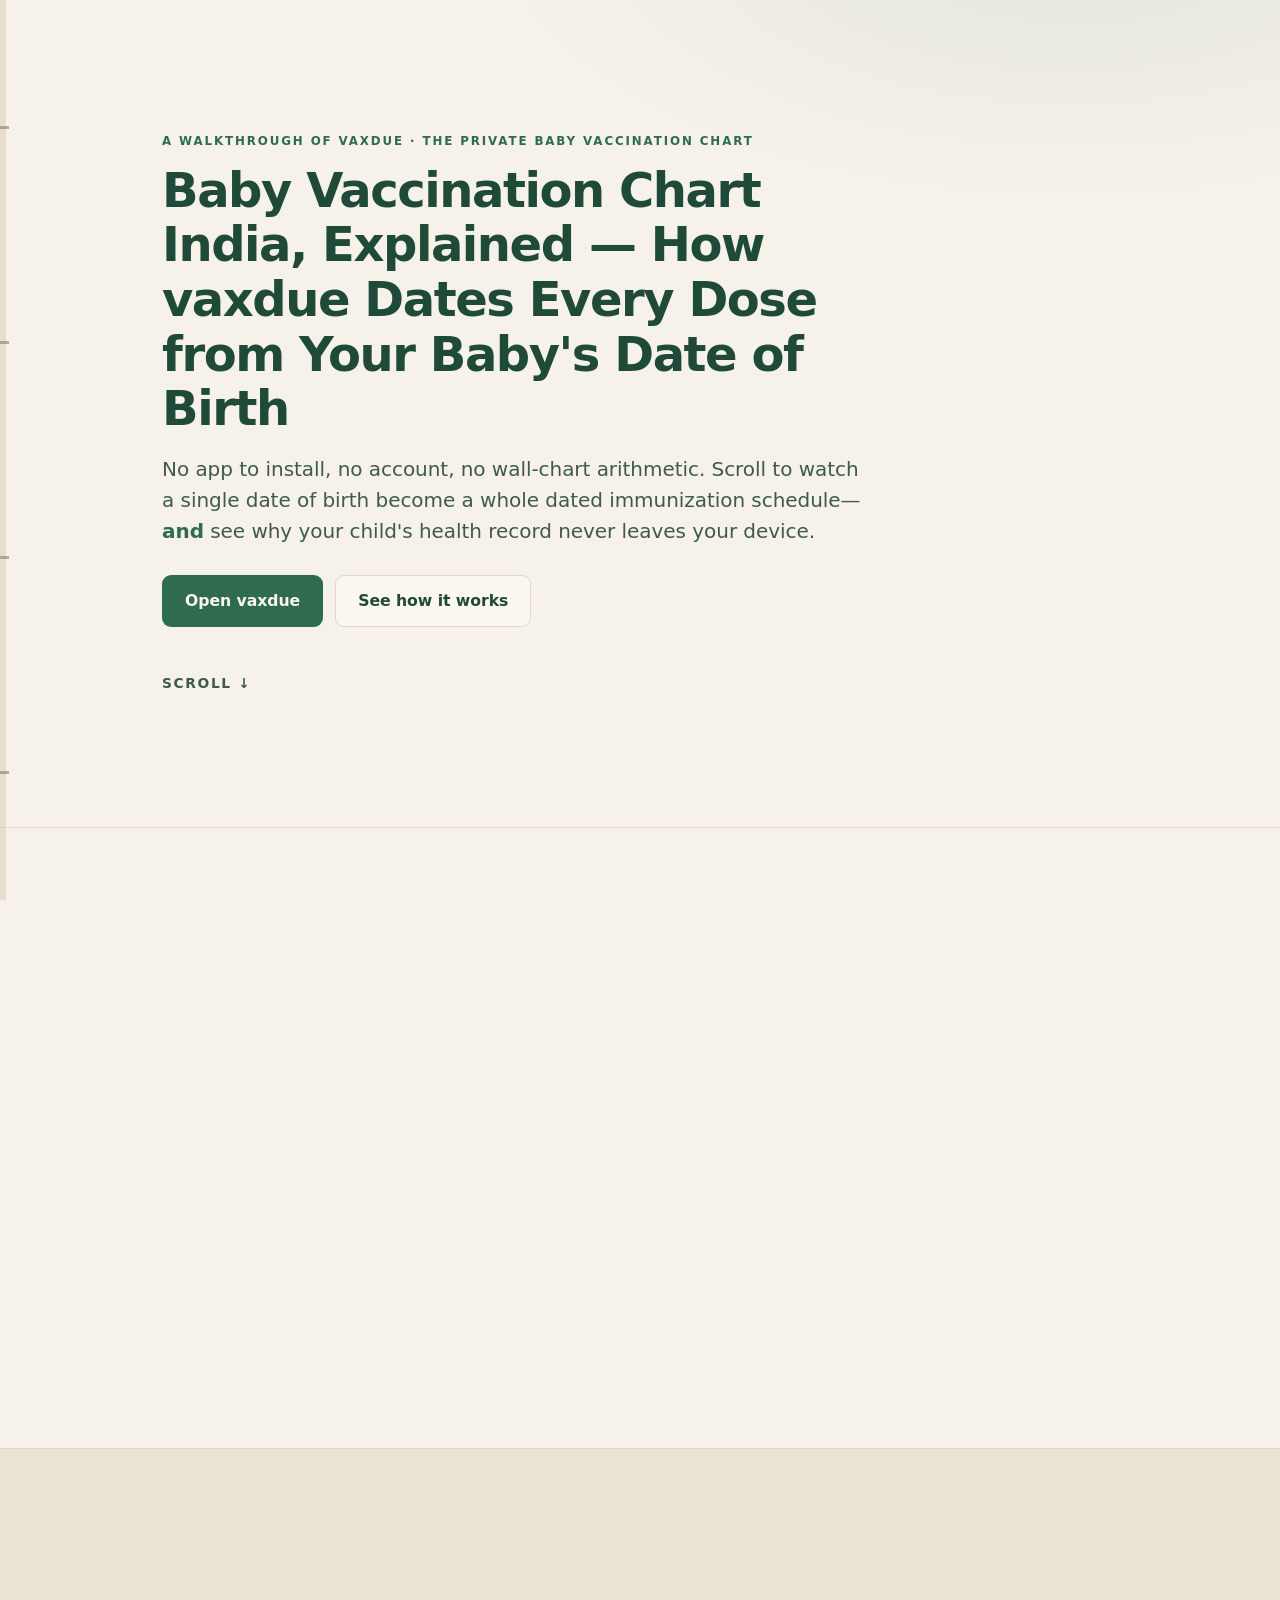
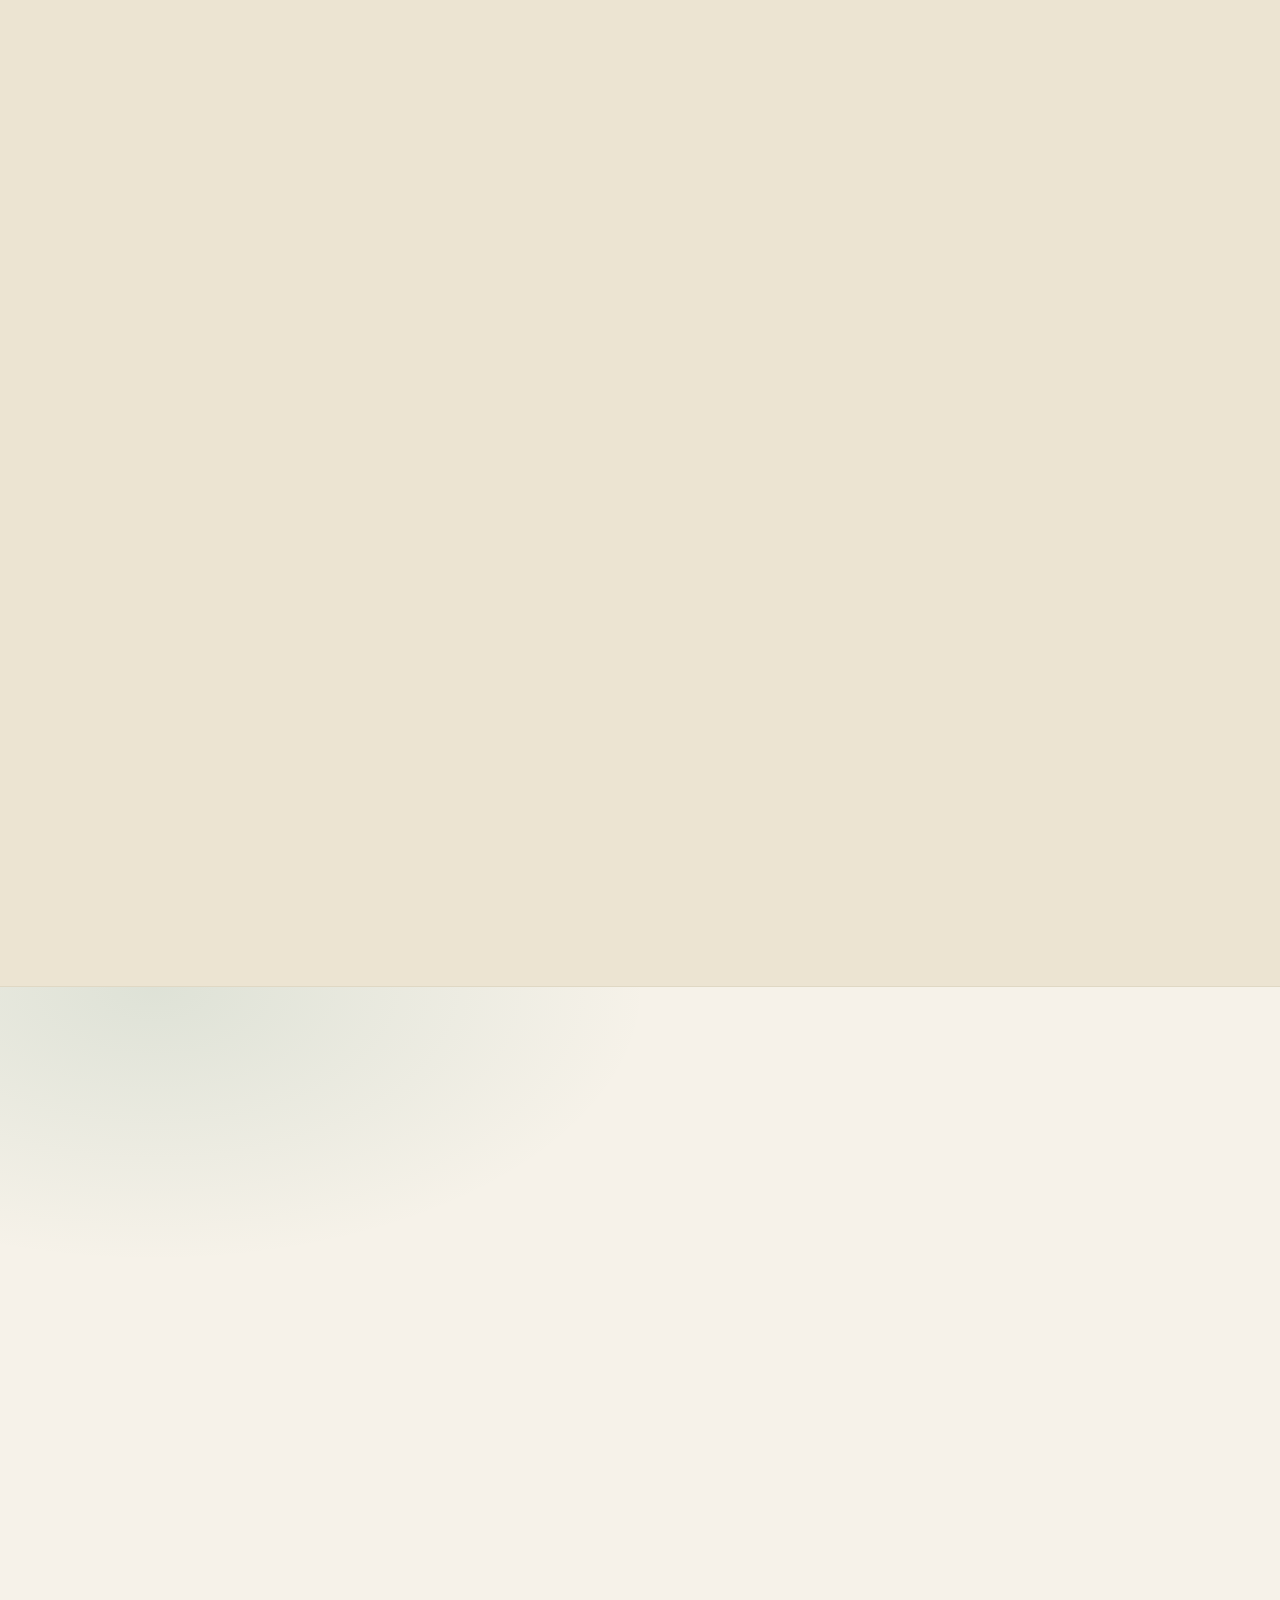
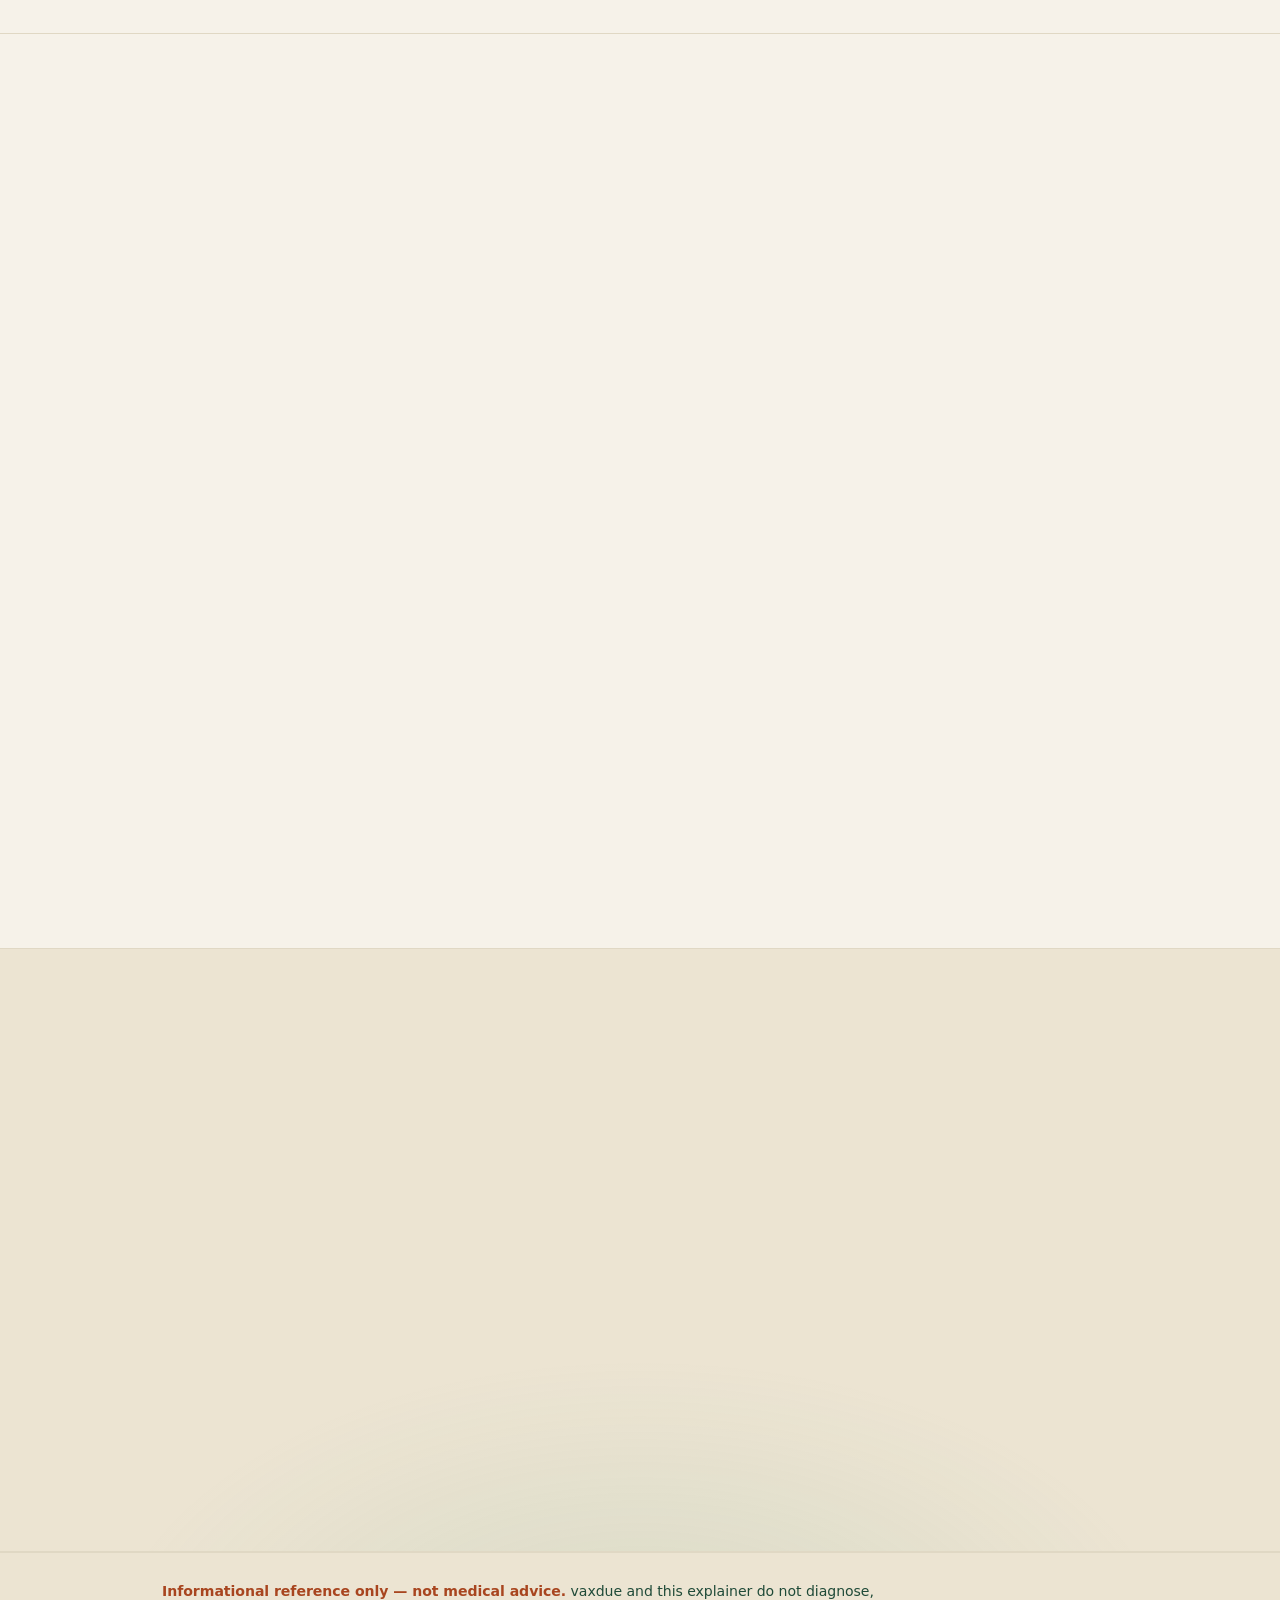
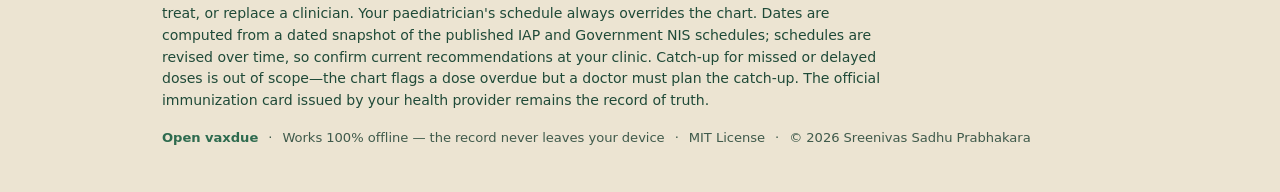
<file: index.html>
<!doctype html>
<html lang="en">
<head>
  <meta charset="utf-8">
  <meta name="viewport" content="width=device-width, initial-scale=1">
  <meta http-equiv="Content-Security-Policy" content="default-src 'self'; connect-src 'none'; img-src 'self' data:; base-uri 'none'; form-action 'none'; frame-ancestors 'none'; object-src 'none'">
  <title>vaxdue explained — how the baby vaccination chart dates every dose from date of birth</title>
  <meta name="description" content="An animated walkthrough of vaxdue: how it turns your baby's date of birth into a dated, tickable IAP and Government NIS immunization schedule that never leaves your device.">
  <meta name="color-scheme" content="dark light">
  <link rel="canonical" href="https://sreenivas-sadhu-prabhakara.github.io/vaxdue-explained/">
  <meta name="robots" content="index, follow, max-image-preview:large">
  <meta name="author" content="Sreenivas Sadhu Prabhakara">
  <meta name="keywords" content="baby vaccination chart india explained, how vaccine due date calculator works, IAP NIS immunization schedule, private offline vaccination tracker, immunization schedule from date of birth">
  <meta name="theme-color" content="#0F231C" media="(prefers-color-scheme: dark)">
  <meta name="theme-color" content="#F6F2E9" media="(prefers-color-scheme: light)">

  <!-- Open Graph -->
  <meta property="og:type" content="website">
  <meta property="og:site_name" content="vaxdue explained">
  <meta property="og:title" content="vaxdue explained — how the baby vaccination chart dates every dose from date of birth">
  <meta property="og:description" content="An animated walkthrough: watch a birch-trunk timeline fill dose-by-dose from a date of birth, see IAP vs NIS, due/overdue chips, the printable clinic sheet — and the privacy the browser itself enforces.">
  <meta property="og:url" content="https://sreenivas-sadhu-prabhakara.github.io/vaxdue-explained/">
  <meta property="og:locale" content="en_IN">
  <meta property="og:image" content="https://sreenivas-sadhu-prabhakara.github.io/vaxdue-explained/og-image.png">
  <meta property="og:image:width" content="1200">
  <meta property="og:image:height" content="630">
  <meta property="og:image:alt" content="vaxdue explained — a birch-trunk vaccination timeline filling dose-by-dose from a date of birth">

  <!-- Twitter -->
  <meta name="twitter:card" content="summary_large_image">
  <meta name="twitter:title" content="vaxdue explained — how the baby vaccination chart dates every dose from date of birth">
  <meta name="twitter:description" content="An animated walkthrough: a birch-trunk timeline filling dose-by-dose from a date of birth — IAP vs NIS, due/overdue, printable, and private by construction.">
  <meta name="twitter:image" content="https://sreenivas-sadhu-prabhakara.github.io/vaxdue-explained/og-image.png">
  <meta name="twitter:image:alt" content="vaxdue explained — a birch-trunk vaccination timeline filling dose-by-dose from a date of birth">

  <link rel="stylesheet" href="styles.css">
  <link rel="icon" href="favicon.svg" type="image/svg+xml">
  <link rel="apple-touch-icon" href="apple-touch-icon.png">
  <link rel="manifest" href="manifest.webmanifest">

  <!-- Structured data (data block; not affected by script-src) -->
  <script type="application/ld+json">
  {
    "@context": "https://schema.org",
    "@type": "WebApplication",
    "name": "vaxdue explained",
    "description": "An animated single-page explainer for vaxdue, a private, offline baby vaccination chart for India that turns a date of birth into a dated, checkable IAP and Government NIS immunization schedule.",
    "url": "https://sreenivas-sadhu-prabhakara.github.io/vaxdue-explained/",
    "applicationCategory": "HealthApplication",
    "operatingSystem": "Any (modern web browser)",
    "browserRequirements": "Requires a modern web browser.",
    "isAccessibleForFree": true,
    "offers": { "@type": "Offer", "price": "0", "priceCurrency": "INR" },
    "license": "https://opensource.org/licenses/MIT",
    "author": { "@type": "Person", "name": "Sreenivas Sadhu Prabhakara" },
    "softwareVersion": "0.1.0",
    "featureList": [
      "Explains how a date of birth becomes a dated vaccination schedule",
      "Shows IAP and Government NIS kept separate",
      "Shows due, overdue, upcoming and done states",
      "Shows the printable clinic sheet",
      "Explains the connect-src 'none' privacy guarantee"
    ]
  }
  </script>
  <script type="application/ld+json">
  {
    "@context": "https://schema.org",
    "@type": "FAQPage",
    "mainEntity": [
      {
        "@type": "Question",
        "name": "Does vaxdue send my baby's health record anywhere?",
        "acceptedAnswer": {
          "@type": "Answer",
          "text": "No. vaxdue runs entirely in your browser and its Content-Security-Policy sets connect-src 'none', so the page physically cannot make a network request. Your child's name, date of birth, and ticked doses are saved only in your own browser's local storage."
        }
      },
      {
        "@type": "Question",
        "name": "How does vaxdue turn a date of birth into dates?",
        "acceptedAnswer": {
          "@type": "Answer",
          "text": "Each dose in the published IAP and Government NIS schedules has a due age, such as 6 weeks or 9 months. vaxdue adds that offset to the date of birth using calendar arithmetic that clamps month-ends and handles leap years, so every dose becomes a real calendar date with its acceptable window."
        }
      },
      {
        "@type": "Question",
        "name": "Is this explainer the app itself?",
        "acceptedAnswer": {
          "@type": "Answer",
          "text": "No. This page is an animated walkthrough of what vaxdue does. The working tool is a separate page; use the Open vaxdue button to launch it and enter a real date of birth."
        }
      },
      {
        "@type": "Question",
        "name": "Is vaxdue medical advice?",
        "acceptedAnswer": {
          "@type": "Answer",
          "text": "No. vaxdue is an informational reference computed from a dated snapshot of published schedules. It is not medical advice, and your paediatrician's schedule always overrides the chart. Catch-up for missed doses is out of scope and needs a doctor."
        }
      }
    ]
  }
  </script>
</head>
<body>
  <a class="skip-link" href="#cta">Skip to open vaxdue</a>

  <!-- reading-progress birch trunk down the left edge -->
  <div class="progress" aria-hidden="true"><span class="progress__fill" id="progressFill"></span></div>

  <!-- ============ HERO ============ -->
  <header class="scene scene--hero" id="top">
    <div class="wrap hero">
      <p class="eyebrow">A walkthrough of vaxdue &middot; the private baby vaccination chart</p>
      <h1 class="hero__title">Baby Vaccination Chart India, Explained — How vaxdue Dates Every Dose from Your Baby's Date of Birth</h1>
      <p class="hero__lede">
        No app to install, no account, no wall-chart arithmetic. Scroll to watch a single date of
        birth become a whole dated immunization schedule&mdash;<em>and</em> see why your child's health
        record never leaves your device.
      </p>
      <div class="hero__cta">
        <a class="btn btn--primary" href="https://sreenivas-sadhu-prabhakara.github.io/vaxdue/">Open vaxdue</a>
        <a class="btn btn--ghost" href="#problem">See how it works</a>
      </div>
      <p class="hero__scrollhint" aria-hidden="true">Scroll <span class="hero__arrow">&darr;</span></p>
    </div>
  </header>

  <main>
    <!-- ============ PROBLEM: the wall chart ============ -->
    <section class="scene" id="problem" aria-labelledby="problemHeading">
      <div class="wrap two">
        <div class="two__text reveal">
          <p class="kicker">The problem</p>
          <h2 id="problemHeading">A wall chart says "6 weeks." It never says <em>which Tuesday.</em></h2>
          <p>
            Every clinic wall chart lists doses by age&mdash;<b>at birth</b>, <b>6 weeks</b>,
            <b>10 weeks</b>, <b>9 months</b>. A tired new parent is left to do the calendar
            arithmetic in their head: count six weeks off a birthday, remember which months
            have 30 days, then do it again for the next dose, and the next.
          </p>
          <p>
            Miss the arithmetic and you miss the window. That is the exact gap vaxdue closes.
          </p>
        </div>
        <div class="two__vis reveal" aria-hidden="true">
          <!-- an ageing wall chart with vague ages and a nervous pencil scribble -->
          <div class="wallchart">
            <p class="wallchart__title">Immunization ages</p>
            <ul class="wallchart__rows">
              <li><span>BCG, OPV-0, Hep&nbsp;B</span><span class="wallchart__age">at birth</span></li>
              <li><span>Penta 1, OPV 1, Rota 1</span><span class="wallchart__age">6 weeks</span></li>
              <li><span>Penta 2, OPV 2, Rota 2</span><span class="wallchart__age">10 weeks</span></li>
              <li><span>Penta 3, OPV 3, Rota 3</span><span class="wallchart__age">14 weeks</span></li>
              <li><span>MR 1, JE 1, PCV booster</span><span class="wallchart__age">9 months</span></li>
            </ul>
            <p class="wallchart__scribble">DOB 15 Jan &rarr; +6wk = ?<br>26 Feb… or 25th?</p>
          </div>
        </div>
      </div>
    </section>

    <!-- ============ SOLUTION: the timeline fills ============ -->
    <section class="scene scene--timeline" id="solve" aria-labelledby="solveHeading">
      <div class="wrap">
        <div class="reveal solve__intro">
          <p class="kicker">How vaxdue solves it</p>
          <h2 id="solveHeading">Enter one date. The birch-trunk timeline dates itself, dose by dose.</h2>
          <p class="solve__lede">
            vaxdue adds each published age-offset to the date of birth with calendar arithmetic
            that clamps month-ends and handles leap years&mdash;so every dose lands on a real
            calendar date, not a vague age. Watch the trunk grow:
          </p>
        </div>

        <div class="demo reveal">
          <div class="demo__dob">
            <span class="demo__dob-label">Date of birth</span>
            <span class="demo__dob-value" id="demoDob">15 Jan 2026</span>
          </div>

          <ol class="tl" id="tl" aria-label="Example dated schedule built from 15 January 2026">
            <li class="tl__dose" data-status="done" style="--i:0">
              <span class="tl__dash" aria-hidden="true"></span>
              <span class="tl__vaccine">BCG, OPV-0, Hep&nbsp;B birth</span>
              <span class="tl__age">at birth</span>
              <span class="tl__date">15 Jan 2026</span>
              <span class="tl__chip tl__chip--done"><span class="tl__glyph">&#10003;</span>done</span>
            </li>
            <li class="tl__dose" data-status="done" style="--i:1">
              <span class="tl__dash" aria-hidden="true"></span>
              <span class="tl__vaccine">Pentavalent 1, OPV 1, Rota 1</span>
              <span class="tl__age">6 weeks</span>
              <span class="tl__date">26 Feb 2026</span>
              <span class="tl__chip tl__chip--done"><span class="tl__glyph">&#10003;</span>done</span>
            </li>
            <li class="tl__dose" data-status="due" style="--i:2">
              <span class="tl__dash" aria-hidden="true"></span>
              <span class="tl__vaccine">Pentavalent 2, OPV 2, Rota 2</span>
              <span class="tl__age">10 weeks</span>
              <span class="tl__date">26 Mar 2026</span>
              <span class="tl__chip tl__chip--due"><span class="tl__glyph">&#9679;</span>due now</span>
            </li>
            <li class="tl__dose" data-status="upcoming" style="--i:3">
              <span class="tl__dash" aria-hidden="true"></span>
              <span class="tl__vaccine">Pentavalent 3, OPV 3, Rota 3</span>
              <span class="tl__age">14 weeks</span>
              <span class="tl__date">23 Apr 2026</span>
              <span class="tl__chip tl__chip--upcoming"><span class="tl__glyph">&#8226;</span>upcoming</span>
            </li>
            <li class="tl__dose" data-status="upcoming" style="--i:4">
              <span class="tl__dash" aria-hidden="true"></span>
              <span class="tl__vaccine">MR 1, JE 1, PCV booster</span>
              <span class="tl__age">9 months</span>
              <span class="tl__date">15 Oct 2026</span>
              <span class="tl__chip tl__chip--upcoming"><span class="tl__glyph">&#8226;</span>upcoming</span>
            </li>
          </ol>
          <p class="demo__foot">
            Illustrative rows dated from 15&nbsp;Jan&nbsp;2026 with "today" taken as mid&#8209;March.
            The live app builds the full schedule against the real date of birth and today's date.
          </p>
        </div>
      </div>
    </section>

    <!-- ============ PRIVACY GUARANTEE ============ -->
    <section class="scene scene--privacy" id="privacy" aria-labelledby="privacyHeading">
      <div class="wrap two two--rev">
        <div class="two__text reveal">
          <p class="kicker">The guarantee</p>
          <h2 id="privacyHeading">The record can't leave the device — the browser blocks it.</h2>
          <p>
            Privacy here isn't a promise in a policy; it's enforced by the page itself. vaxdue ships a
            Content-Security-Policy with <code>connect-src 'none'</code>. That single line tells the
            browser to refuse <em>every</em> network request the page could ever make.
          </p>
          <p>
            No servers, no accounts, no analytics, no fonts phoned home. Your child's name, date of
            birth, and ticked doses stay in this browser's local storage&mdash;full stop.
          </p>
        </div>
        <div class="two__vis reveal" aria-hidden="true">
          <div class="shield">
            <div class="shield__device">
              <span class="shield__badge">child's record</span>
              <span class="shield__stays">stays here</span>
            </div>
            <div class="shield__arrow">
              <span class="shield__packet"></span>
              <span class="shield__wall"></span>
              <span class="shield__blocked">blocked</span>
            </div>
            <div class="shield__cloud">the internet</div>
            <code class="shield__csp">connect-src 'none'</code>
          </div>
        </div>
      </div>
    </section>

    <!-- ============ FEATURE TOUR ============ -->
    <section class="scene" id="tour" aria-labelledby="tourHeading">
      <div class="wrap">
        <div class="reveal tour__intro">
          <p class="kicker">A short tour</p>
          <h2 id="tourHeading">Four things the chart does for you</h2>
        </div>
        <div class="cards">
          <article class="card reveal">
            <div class="card__mark" aria-hidden="true">
              <span class="seg seg--on">IAP</span><span class="seg">NIS</span>
            </div>
            <h3>IAP and NIS, never blended</h3>
            <p>
              Switch between the Indian Academy of Pediatrics schedule (private-practice standard)
              and the Government NIS (free at public facilities). Two separate corpora&mdash;each row
              carries its own source. Your paediatrician decides which applies.
            </p>
          </article>
          <article class="card reveal">
            <div class="card__mark card__mark--chips" aria-hidden="true">
              <span class="tl__chip tl__chip--due"><span class="tl__glyph">&#9679;</span>due</span>
              <span class="tl__chip tl__chip--overdue"><span class="tl__glyph">&#9888;</span>overdue</span>
            </div>
            <h3>Due &amp; overdue at a glance</h3>
            <p>
              Every dose is <b>upcoming</b>, <b>due</b>, <b>overdue</b>, or <b>done</b>&mdash;shown with a
              glyph and a word, never colour alone. Overdue and due-now doses surface in a summary
              strip at the top so nothing hides.
            </p>
          </article>
          <article class="card reveal">
            <div class="card__mark card__mark--sheet" aria-hidden="true">
              <span class="sheet-line"></span><span class="sheet-line"></span>
              <span class="sheet-line sheet-line--short"></span><span class="sheet-check"></span>
            </div>
            <h3>Printable clinic sheet</h3>
            <p>
              One button prints a clean A4 sheet&mdash;dates, checkboxes, the child's name and date of
              birth, the schedule edition and disclaimer in the footer&mdash;to carry to appointments.
              CSV export too.
            </p>
          </article>
          <article class="card reveal">
            <div class="card__mark card__mark--offline" aria-hidden="true">
              <span class="offline-dot"></span><span class="offline-word">offline</span>
            </div>
            <h3>Works 100% offline</h3>
            <p>
              No network means it keeps working on the clinic Wi-Fi that never connects. Save up to
              three child profiles for siblings and twins&mdash;each stored only on this device.
            </p>
          </article>
        </div>
      </div>
    </section>

    <!-- ============ CTA ============ -->
    <section class="scene scene--cta" id="cta" aria-labelledby="ctaHeading">
      <div class="wrap ctabox reveal">
        <svg class="ctabox__mark" viewBox="0 0 32 32" aria-hidden="true">
          <rect x="14.6" y="2" width="2.8" height="28" rx="1.4" fill="var(--rail)"/>
          <rect x="8" y="8" width="6.5" height="2.4" rx="1.2" fill="var(--dash)"/>
          <rect x="17.5" y="14" width="6.5" height="2.4" rx="1.2" fill="var(--dash)"/>
          <rect x="8" y="20" width="6.5" height="2.4" rx="1.2" fill="var(--dash)"/>
          <rect x="17.5" y="25.2" width="7.6" height="3.1" rx="1.5" fill="var(--st-done)"/>
        </svg>
        <h2 id="ctaHeading">Turn your baby's date of birth into a dated chart</h2>
        <p class="ctabox__lede">
          Free, private, and printable. Enter one date and vaxdue does the rest&mdash;on your device,
          offline, with the record that never leaves your browser.
        </p>
        <a class="btn btn--primary btn--lg" href="https://sreenivas-sadhu-prabhakara.github.io/vaxdue/">Open vaxdue</a>
        <p class="ctabox__url">sreenivas-sadhu-prabhakara.github.io/vaxdue</p>
      </div>
    </section>
  </main>

  <!-- ============ FOOTER ============ -->
  <footer class="foot">
    <div class="wrap foot__inner">
      <p class="foot__disclaimer">
        <strong>Informational reference only &mdash; not medical advice.</strong>
        vaxdue and this explainer do not diagnose, treat, or replace a clinician. Your paediatrician's
        schedule always overrides the chart. Dates are computed from a dated snapshot of the published
        IAP and Government NIS schedules; schedules are revised over time, so confirm current
        recommendations at your clinic. Catch-up for missed or delayed doses is out of scope&mdash;the
        chart flags a dose overdue but a doctor must plan the catch-up. The official immunization card
        issued by your health provider remains the record of truth.
      </p>
      <p class="foot__meta">
        <a href="https://sreenivas-sadhu-prabhakara.github.io/vaxdue/">Open vaxdue</a>
        <span class="foot__dot">&middot;</span>
        <span>Works 100% offline &mdash; the record never leaves your device</span>
        <span class="foot__dot">&middot;</span>
        <span>MIT&nbsp;License</span>
        <span class="foot__dot">&middot;</span>
        <span>&copy; 2026 Sreenivas&nbsp;Sadhu&nbsp;Prabhakara</span>
      </p>
    </div>
  </footer>

  <script src="app.js" defer></script>
</body>
</html>
</file>
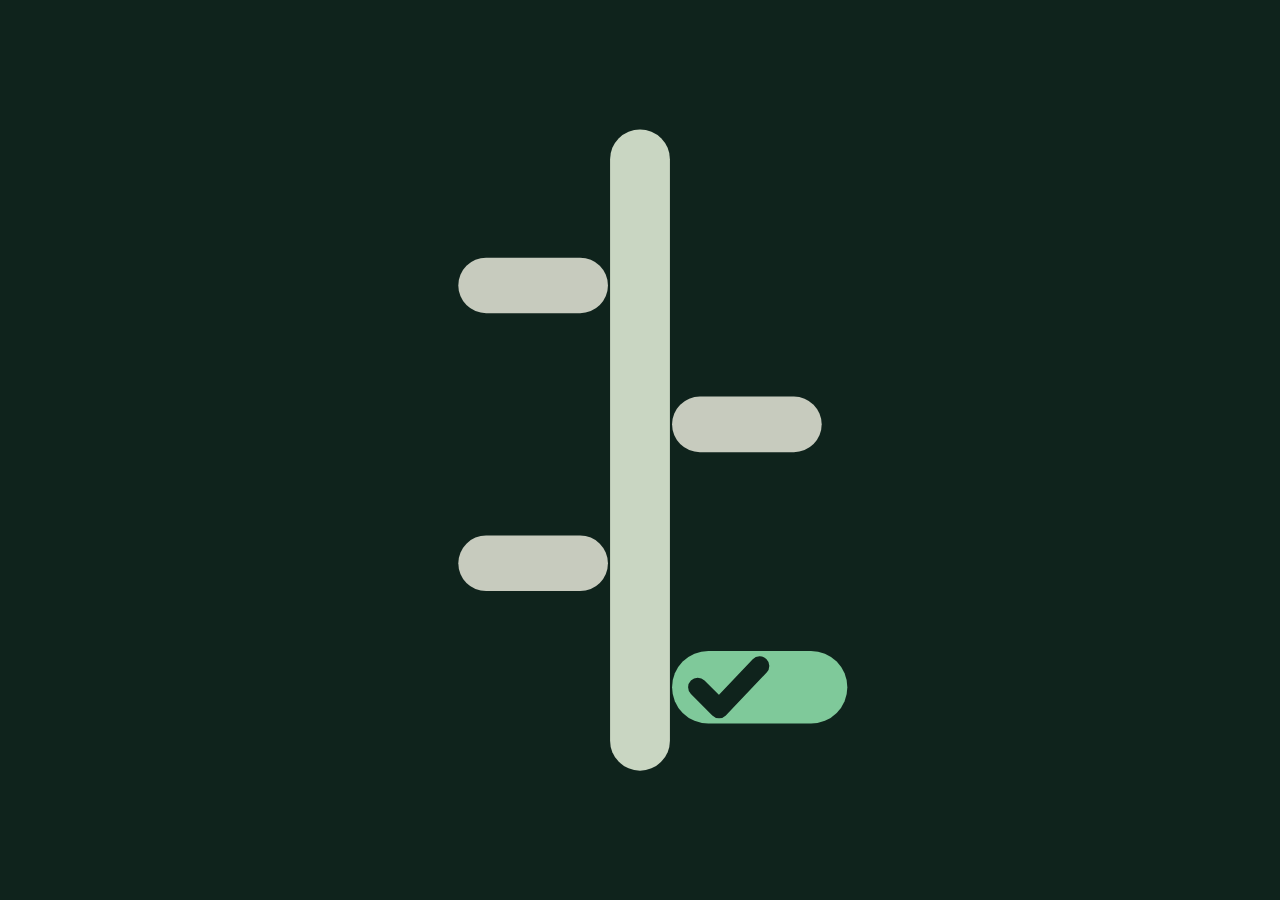
<file: assets/icon.html>
<!doctype html>
<html lang="en">
<head>
<meta charset="utf-8">
<style>
  * { box-sizing: border-box; margin: 0; padding: 0; }
  html, body { width: 100%; height: 100%; overflow: hidden; background: #0F231C; }
  body { display: grid; place-items: center; }
  /* 12% safe padding -> mark fills the middle 76vmin */
  .mark { width: 76vmin; height: 76vmin; display: block; }
</style>
</head>
<body>
  <!-- cropped birch-trunk segment: rail + lenticel dashes, one green-checked -->
  <svg class="mark" viewBox="0 0 32 32" aria-hidden="true">
    <rect x="14.6" y="1" width="2.8" height="30" rx="1.4" fill="#C9D6C2"/>
    <rect x="7.5" y="7" width="7" height="2.6" rx="1.3" fill="#C7CBBE"/>
    <rect x="17.5" y="13.5" width="7" height="2.6" rx="1.3" fill="#C7CBBE"/>
    <rect x="7.5" y="20" width="7" height="2.6" rx="1.3" fill="#C7CBBE"/>
    <!-- the green-checked dash -->
    <rect x="17.5" y="25.4" width="8.2" height="3.4" rx="1.7" fill="#7FC99A"/>
    <path d="M18.7 27.1l1 1 1.9-2" fill="none" stroke="#0F231C" stroke-width="0.9" stroke-linecap="round" stroke-linejoin="round"/>
  </svg>
</body>
</html>
</file>
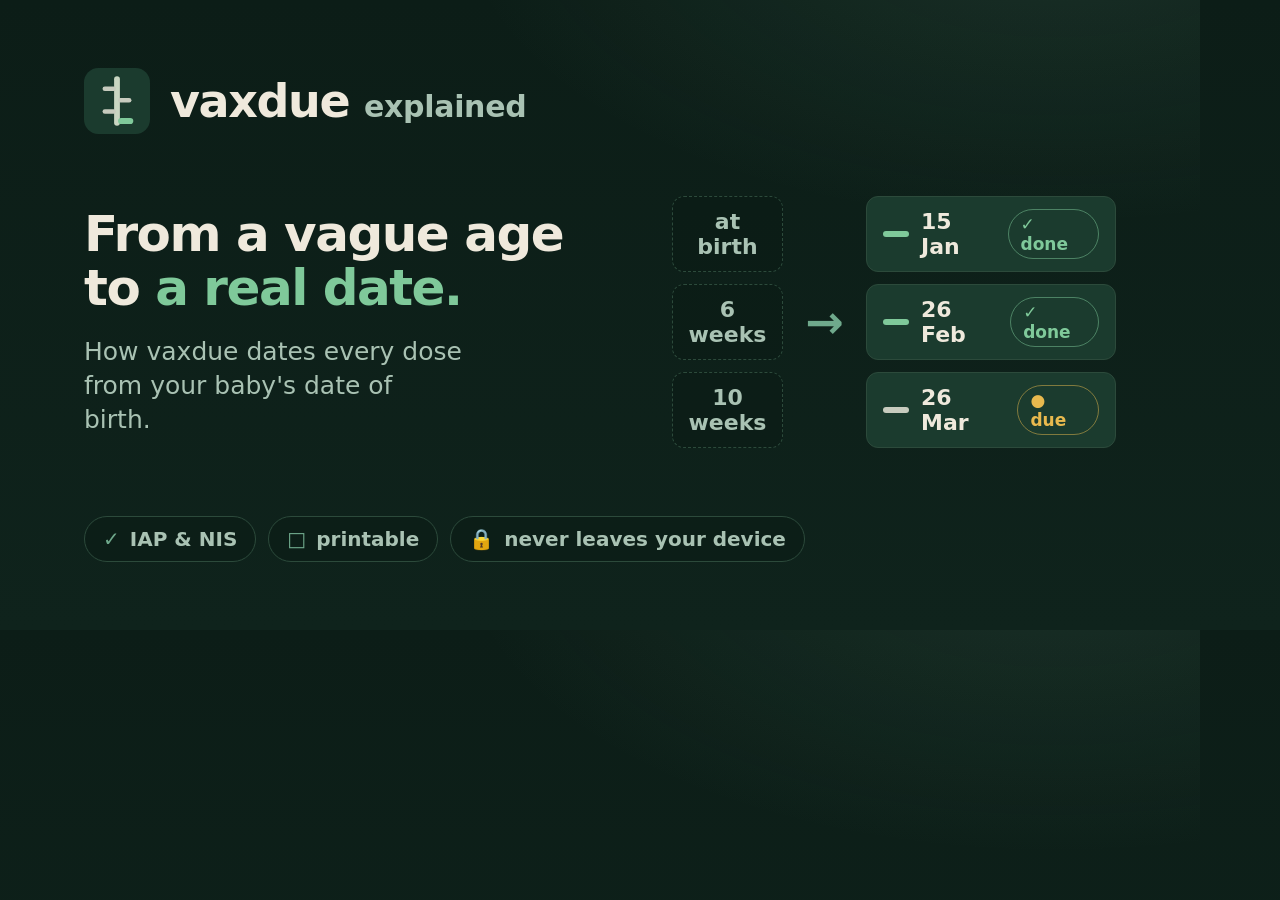
<file: assets/og.html>
<!doctype html>
<html lang="en">
<head>
<meta charset="utf-8">
<style>
  :root {
    --bg:#0F231C; --card:#1B3B2E; --line:#2C4A3B;
    --ink:#EFE9DC; --muted:#A9C2B3;
    --rail:#C9D6C2; --rail-dim:#46604f; --dash:#C7CBBE;
    --accent:#6FA98C; --done:#7FC99A; --due:#E8B94E; --over:#E8845C;
    --sans: system-ui, -apple-system, "Segoe UI", Roboto, "Noto Sans", Helvetica, Arial, sans-serif;
  }
  * { box-sizing: border-box; margin: 0; padding: 0; }
  html, body { width: 1200px; height: 630px; overflow: hidden; }
  body {
    position: relative; background:
      radial-gradient(1000px 520px at 88% -14%, rgba(111,169,140,0.14), transparent 60%),
      linear-gradient(180deg, #0c1d17 0%, #0F231C 100%);
    font-family: var(--sans); color: var(--ink);
    -webkit-font-smoothing: antialiased;
  }
  .frame { position: absolute; inset: 0; padding: 68px 84px; display: flex; flex-direction: column; justify-content: space-between; }

  .brand { display: flex; align-items: center; gap: 20px; }
  .mark { width: 66px; height: 66px; }
  .wordmark { font-size: 46px; font-weight: 800; letter-spacing: -0.03em; }
  .wordmark small { font-weight: 600; color: var(--muted); font-size: 30px; letter-spacing: -0.01em; }

  .mid { display: flex; align-items: center; gap: 44px; margin-top: -6px; }

  .headline { max-width: 560px; }
  .headline h1 { font-size: 50px; font-weight: 800; letter-spacing: -0.03em; line-height: 1.08; }
  .headline .hl { color: var(--done); }
  .headline p { margin-top: 20px; font-size: 25px; font-weight: 500; color: var(--muted); line-height: 1.35; max-width: 24ch; }

  /* the transform: vague age  ->  dated dose */
  .transform { display: flex; align-items: center; gap: 22px; }
  .age {
    display: flex; flex-direction: column; gap: 12px;
  }
  .age .a {
    background: rgba(10,26,20,0.5); border: 1px dashed var(--line);
    border-radius: 12px; padding: 12px 16px; font-size: 22px; font-weight: 700; color: var(--muted);
    text-align: center;
  }
  .arrow { font-size: 46px; color: var(--accent); font-weight: 800; }

  .dated {
    display: flex; flex-direction: column; gap: 12px;
  }
  .row {
    display: flex; align-items: center; gap: 12px;
    background: var(--card); border: 1px solid var(--line);
    border-radius: 12px; padding: 12px 16px; min-width: 250px;
  }
  .dash { width: 26px; height: 6px; border-radius: 3px; background: var(--dash); flex: none; }
  .dash--done { background: var(--done); }
  .date { font-size: 22px; font-weight: 800; }
  .chip { margin-left: auto; font-size: 17px; font-weight: 800; padding: 4px 12px; border-radius: 999px; border: 1px solid; }
  .chip--done { color: var(--done); border-color: rgba(127,201,154,0.5); }
  .chip--due  { color: var(--due);  border-color: rgba(232,185,78,0.5); }

  .chips { display: flex; gap: 12px; }
  .fchip { display: inline-flex; align-items: center; gap: 10px; padding: 10px 18px;
    border: 1px solid var(--line); border-radius: 999px; background: rgba(10,26,20,0.5);
    font-size: 20px; font-weight: 700; color: var(--muted); }
  .fchip .g { font-weight: 900; color: var(--accent); }
</style>
</head>
<body>
  <div class="frame">
    <div class="brand">
      <svg class="mark" viewBox="0 0 32 32" aria-hidden="true">
        <rect width="32" height="32" rx="7" fill="#1B3B2E"/>
        <rect x="14.6" y="4" width="2.8" height="24" rx="1.4" fill="#C9D6C2"/>
        <rect x="9" y="9" width="6.5" height="2.2" rx="1.1" fill="#C7CBBE"/>
        <rect x="16.5" y="14.5" width="6.5" height="2.2" rx="1.1" fill="#C7CBBE"/>
        <rect x="9" y="20" width="6.5" height="2.2" rx="1.1" fill="#C7CBBE"/>
        <rect x="16.5" y="24.2" width="7.4" height="3" rx="1.5" fill="#7FC99A"/>
      </svg>
      <span class="wordmark">vaxdue <small>explained</small></span>
    </div>

    <div class="mid">
      <div class="headline">
        <h1>From a vague age to <span class="hl">a real date.</span></h1>
        <p>How vaxdue dates every dose from your baby's date of birth.</p>
      </div>

      <div class="transform" aria-hidden="true">
        <div class="age">
          <div class="a">at birth</div>
          <div class="a">6 weeks</div>
          <div class="a">10 weeks</div>
        </div>
        <div class="arrow">&rarr;</div>
        <div class="dated">
          <div class="row"><span class="dash dash--done"></span><span class="date">15 Jan</span><span class="chip chip--done">&#10003; done</span></div>
          <div class="row"><span class="dash dash--done"></span><span class="date">26 Feb</span><span class="chip chip--done">&#10003; done</span></div>
          <div class="row"><span class="dash"></span><span class="date">26 Mar</span><span class="chip chip--due">&#9679; due</span></div>
        </div>
      </div>
    </div>

    <div class="chips">
      <span class="fchip"><span class="g">&#10003;</span>IAP &amp; NIS</span>
      <span class="fchip"><span class="g">&#9633;</span>printable</span>
      <span class="fchip"><span class="g">&#128274;</span>never leaves your device</span>
    </div>
  </div>
</body>
</html>
</file>
<file: styles.css>
/* ============================================================
   vaxdue explained — birch & pine. An animated walkthrough.
   Dark default (deep pine forest) + light (birch paper).
   Motif: the birch-trunk timeline / lenticel-dash tick marks.
   All text/badge pairings verified for WCAG-AA in both schemes.
   ============================================================ */

:root {
  /* dark (default) — deep pine forest */
  --bg:        #0F231C;
  --surface:   #16302650;
  --surface-s: #183328;
  --card:      #1B3B2E;
  --ink:       #EFE9DC;   /* pale birch — ~13:1 on --bg */
  --muted:     #A9C2B3;   /* ~7:1 on --bg */
  --rail:      #C9D6C2;   /* pale-birch trunk */
  --rail-dim:  #46604f;
  --dash:      #C7CBBE;   /* lenticel charcoal, lifted for dark */
  --accent:    #6FA98C;   /* spruce-mist */
  --accent-ink:#0F231C;
  --line:      #2C4A3B;

  /* status hues — lifted for dark contrast; each also has an icon/text label */
  --st-done:   #7FC99A;
  --st-due:    #E8B94E;   /* marigold */
  --st-over:   #E8845C;   /* clay */
  --st-up:     #9BB0A2;   /* grey-green */
  --st-done-bg: #163624;
  --st-due-bg:  #3a300f;
  --st-over-bg: #3a2016;
  --st-up-bg:   #22332a;

  --sans: system-ui, -apple-system, "Segoe UI", Roboto, "Noto Sans", Helvetica, Arial, sans-serif;

  --radius: 14px;
  --radius-sm: 9px;
  --wrap: 1000px;
  --ease: cubic-bezier(0.22, 0.61, 0.36, 1);
  --shadow: 0 18px 44px -26px rgba(0,0,0,0.75);
}

@media (prefers-color-scheme: light) {
  :root {
    --bg:        #F6F2E9;   /* birch paper */
    --surface:   #EFE9DA;
    --surface-s: #ECE4D2;
    --card:      #FBF7EE;
    --ink:       #1F4A38;   /* deep pine — ~8:1 on paper */
    --muted:     #3f5a4b;   /* ~6:1 on paper */
    --rail:      #C6B79A;   /* birch bark */
    --rail-dim:  #d9cdb6;
    --dash:      #3A3A34;   /* lenticel charcoal */
    --accent:    #2E6B4F;   /* spruce */
    --accent-ink:#FBF7EE;
    --line:      #E0D8C4;

    --st-done:   #186640;
    --st-due:    #785400;
    --st-over:   #A8451F;
    --st-up:     #566b5c;
    --st-done-bg: #E4EEE4;
    --st-due-bg:  #F3E8CE;
    --st-over-bg: #F4E1D6;
    --st-up-bg:   #E8EBE1;
    --shadow: 0 18px 40px -28px rgba(31,74,56,0.35);
  }
}

* { box-sizing: border-box; }
html { -webkit-text-size-adjust: 100%; scroll-behavior: smooth; }

body {
  margin: 0;
  background: var(--bg);
  color: var(--ink);
  font-family: var(--sans);
  font-size: 16px;
  line-height: 1.55;
  letter-spacing: -0.003em;
  font-variant-numeric: tabular-nums;
  -webkit-font-smoothing: antialiased;
  text-rendering: optimizeLegibility;
  overflow-x: hidden;
}

h1, h2, h3 { margin: 0; font-weight: 800; letter-spacing: -0.02em; line-height: 1.14; }
p { margin: 0; }
em { font-style: normal; font-weight: 700; color: var(--accent); }
code {
  font-family: ui-monospace, "SF Mono", Menlo, Consolas, monospace;
  font-size: 0.9em; background: var(--surface-s); color: var(--accent);
  padding: 2px 6px; border-radius: 6px; border: 1px solid var(--line);
}

.skip-link {
  position: absolute; left: 12px; top: -60px;
  background: var(--accent); color: var(--accent-ink);
  padding: 10px 16px; border-radius: 10px; font-weight: 700;
  z-index: 100; transition: top 0.18s var(--ease); text-decoration: none;
}
.skip-link:focus { top: 12px; }

a:focus-visible, button:focus-visible {
  outline: 3px solid var(--st-due);
  outline-offset: 3px;
  border-radius: 6px;
}

.wrap { max-width: var(--wrap); margin: 0 auto; padding: 0 22px; width: 100%; }
.eyebrow, .kicker {
  font-size: 0.74rem; text-transform: uppercase; letter-spacing: 0.16em;
  color: var(--accent); font-weight: 700; margin: 0 0 10px;
}
.kicker { color: var(--muted); }

/* ============================================================ READING-PROGRESS TRUNK */
.progress {
  position: fixed; left: 0; top: 0; bottom: 0; width: 6px; z-index: 40;
  background: var(--rail-dim); opacity: 0.55;
}
.progress__fill {
  position: absolute; left: 0; top: 0; width: 100%; height: 0%;
  background: linear-gradient(180deg, var(--rail), var(--accent));
}
/* lenticel dashes riding the progress trunk */
.progress::after {
  content: ""; position: absolute; left: -3px; width: 12px; height: 100%;
  background-image:
    linear-gradient(var(--dash), var(--dash)),
    linear-gradient(var(--dash), var(--dash)),
    linear-gradient(var(--dash), var(--dash)),
    linear-gradient(var(--dash), var(--dash));
  background-size: 12px 3px;
  background-repeat: no-repeat;
  background-position: 0 14%, 0 38%, 0 62%, 0 86%;
  opacity: 0.7;
}

/* ============================================================ SCENES */
.scene {
  position: relative;
  padding: clamp(64px, 12vh, 130px) 0;
  border-bottom: 1px solid var(--line);
}
.scene--hero {
  min-height: 92vh; display: flex; align-items: center;
  background:
    radial-gradient(1100px 520px at 82% -12%, rgba(111,169,140,0.12), transparent 60%),
    linear-gradient(180deg, color-mix(in srgb, var(--bg) 88%, black) 0%, var(--bg) 100%);
}
@media (prefers-color-scheme: light) {
  .scene--hero { background: radial-gradient(1000px 480px at 84% -10%, rgba(46,107,79,0.09), transparent 60%), var(--bg); }
}
.scene--timeline { background: var(--surface-s); }
.scene--privacy { background:
    radial-gradient(900px 500px at 12% 0%, color-mix(in srgb, var(--accent) 12%, transparent), transparent 55%),
    var(--bg); }
.scene--cta {
  background:
    radial-gradient(900px 520px at 50% 120%, rgba(111,169,140,0.16), transparent 60%),
    var(--surface-s);
  text-align: center;
}

/* ============================================================ HERO */
.hero__title {
  font-size: clamp(1.9rem, 5vw, 3rem);
  letter-spacing: -0.03em; margin: 12px 0 18px; max-width: 20ch;
}
.hero__lede { color: var(--muted); font-size: clamp(1.05rem, 2.2vw, 1.25rem); max-width: 56ch; }
.hero__cta { display: flex; gap: 12px; flex-wrap: wrap; margin-top: 28px; }
.hero__scrollhint {
  margin-top: 46px; color: var(--muted); font-size: 0.86rem;
  text-transform: uppercase; letter-spacing: 0.12em; font-weight: 600;
}
.hero__arrow { display: inline-block; animation: bob 1.8s var(--ease) infinite; }
@keyframes bob { 0%,100%{ transform: translateY(0);} 50%{ transform: translateY(5px);} }

/* ============================================================ BUTTONS */
.btn {
  display: inline-flex; align-items: center; justify-content: center;
  font-family: var(--sans); font-size: 0.98rem; font-weight: 700;
  padding: 13px 22px; border-radius: var(--radius-sm);
  border: 1px solid transparent; cursor: pointer; text-decoration: none;
  transition: transform 0.08s var(--ease), background 0.15s var(--ease), box-shadow 0.15s var(--ease);
}
.btn:active { transform: translateY(1px); }
.btn--primary { background: var(--accent); color: var(--accent-ink); box-shadow: var(--shadow); }
.btn--primary:hover { background: color-mix(in srgb, var(--accent) 88%, white); }
.btn--ghost { background: var(--card); color: var(--ink); border-color: var(--line); }
.btn--ghost:hover { border-color: var(--accent); }
.btn--lg { font-size: 1.1rem; padding: 16px 34px; }

/* ============================================================ TWO-COLUMN SCENES */
.two {
  display: grid; gap: clamp(28px, 5vw, 60px);
  grid-template-columns: 1fr 1fr; align-items: center;
}
.two--rev .two__text { order: 2; }
.two--rev .two__vis { order: 1; }
@media (max-width: 760px) {
  .two { grid-template-columns: 1fr; }
  .two--rev .two__text { order: 1; }
  .two--rev .two__vis { order: 2; }
}
.two__text h2 { font-size: clamp(1.5rem, 3.6vw, 2.15rem); margin-bottom: 16px; max-width: 18ch; }
.two__text p { color: var(--muted); font-size: 1.04rem; margin-top: 14px; max-width: 46ch; }
.two__text b { color: var(--ink); }

/* ============================================================ WALL CHART (problem vis) */
.wallchart {
  background: var(--card); border: 1px solid var(--line);
  border-radius: var(--radius); padding: 22px 24px 26px;
  box-shadow: var(--shadow); transform: rotate(-1.4deg);
  max-width: 380px; margin: 0 auto; position: relative;
}
.wallchart__title {
  font-weight: 800; font-size: 0.82rem; text-transform: uppercase;
  letter-spacing: 0.12em; color: var(--muted); margin-bottom: 14px;
  border-bottom: 1px solid var(--line); padding-bottom: 10px;
}
.wallchart__rows { list-style: none; margin: 0; padding: 0; }
.wallchart__rows li {
  display: flex; justify-content: space-between; gap: 12px;
  padding: 8px 0; border-bottom: 1px dashed var(--line);
  font-size: 0.92rem; color: var(--ink);
}
.wallchart__age { color: var(--muted); font-weight: 700; white-space: nowrap; }
.wallchart__scribble {
  margin-top: 16px; color: var(--st-over); font-weight: 700;
  font-size: 0.95rem; line-height: 1.4; transform: rotate(-3deg);
  text-align: center;
}

/* ============================================================ DEMO TIMELINE (solution) */
.solve__intro { max-width: 62ch; margin-bottom: 34px; }
.solve__intro h2 { font-size: clamp(1.5rem, 3.6vw, 2.2rem); margin-bottom: 14px; }
.solve__lede { color: var(--muted); font-size: 1.06rem; }

.demo {
  background: var(--card); border: 1px solid var(--line);
  border-radius: var(--radius); padding: 24px 24px 20px;
  box-shadow: var(--shadow); max-width: 720px; margin: 0 auto;
}
.demo__dob {
  display: inline-flex; align-items: baseline; gap: 10px;
  background: var(--surface-s); border: 1px solid var(--line);
  border-radius: 999px; padding: 8px 16px; margin-bottom: 22px;
}
.demo__dob-label { font-size: 0.78rem; text-transform: uppercase; letter-spacing: 0.1em; color: var(--muted); font-weight: 700; }
.demo__dob-value { font-weight: 800; font-size: 1.05rem; font-variant-numeric: tabular-nums; }

.tl { list-style: none; margin: 0; padding: 0; position: relative; }
/* the birch trunk rail */
.tl::before {
  content: ""; position: absolute;
  left: 15px; top: 8px; width: 4px; height: calc(100% - 16px);
  border-radius: 2px;
  background: linear-gradient(180deg, var(--rail), var(--rail-dim));
  transform-origin: top;
  transform: scaleY(0);
  transition: transform 0.9s var(--ease);
}
.demo.is-live .tl::before { transform: scaleY(1); }

.tl__dose {
  position: relative;
  display: grid;
  grid-template-columns: 1fr auto;
  grid-template-areas: "vaccine date" "age chip";
  gap: 3px 12px;
  align-items: baseline;
  padding: 13px 14px 13px 48px;
  margin: 8px 0;
  border: 1px solid var(--line);
  border-radius: var(--radius-sm);
  background: var(--surface-s);
  /* start hidden; revealed dose-by-dose */
  opacity: 0; transform: translateY(10px);
  transition: opacity 0.5s var(--ease), transform 0.5s var(--ease);
}
.demo.is-live .tl__dose {
  opacity: 1; transform: none;
  transition-delay: calc(0.35s + var(--i) * 0.42s);
}
/* lenticel dash tick on the trunk */
.tl__dash {
  position: absolute; left: 6px; top: 18px;
  width: 22px; height: 5px; border-radius: 2px;
  background: var(--dash);
  box-shadow: 0 0 0 3px var(--card);
}
.tl__dose[data-status="done"] .tl__dash { background: var(--st-done); }

.tl__vaccine { grid-area: vaccine; font-weight: 700; font-size: 0.98rem; }
.tl__age { grid-area: age; color: var(--muted); font-size: 0.84rem; }
.tl__date {
  grid-area: date; font-weight: 800; font-variant-numeric: tabular-nums;
  font-size: 0.98rem; text-align: right; white-space: nowrap;
}
.tl__chip {
  grid-area: chip; justify-self: end;
  display: inline-flex; align-items: center; gap: 6px;
  font-size: 0.76rem; font-weight: 700; padding: 3px 10px; border-radius: 999px;
  border: 1px solid;
}
.tl__glyph { font-weight: 900; }
.tl__chip--done { color: var(--st-done); background: var(--st-done-bg); border-color: color-mix(in srgb, var(--st-done) 45%, transparent); }
.tl__chip--due  { color: var(--st-due);  background: var(--st-due-bg);  border-color: color-mix(in srgb, var(--st-due) 45%, transparent); }
.tl__chip--overdue { color: var(--st-over); background: var(--st-over-bg); border-color: color-mix(in srgb, var(--st-over) 45%, transparent); }
.tl__chip--upcoming { color: var(--st-up); background: var(--st-up-bg); border-color: color-mix(in srgb, var(--st-up) 45%, transparent); }

.demo__foot { margin-top: 16px; color: var(--muted); font-size: 0.82rem; }

/* ============================================================ PRIVACY SHIELD */
.shield {
  max-width: 380px; margin: 0 auto; display: grid; gap: 14px;
  justify-items: center; text-align: center;
}
.shield__device {
  width: 100%; background: var(--card); border: 1px solid var(--accent);
  border-radius: var(--radius); padding: 22px 18px; box-shadow: var(--shadow);
  display: grid; gap: 6px;
}
.shield__badge { font-weight: 800; font-size: 1.1rem; color: var(--ink); }
.shield__stays { font-size: 0.86rem; color: var(--accent); font-weight: 700; }
.shield__arrow { position: relative; height: 46px; width: 100%; display: grid; place-items: center; }
.shield__packet {
  position: absolute; top: 4px; width: 14px; height: 14px; border-radius: 3px;
  background: var(--st-up); left: 50%; margin-left: -7px;
  animation: packet 2.6s var(--ease) infinite;
}
.shield__wall {
  position: absolute; top: 20px; width: 68%; height: 4px; border-radius: 2px;
  background: var(--st-over);
}
.shield__blocked {
  position: absolute; top: 26px; font-size: 0.74rem; font-weight: 800;
  color: var(--st-over); text-transform: uppercase; letter-spacing: 0.08em;
  background: var(--st-over-bg); padding: 2px 8px; border-radius: 999px;
  border: 1px solid color-mix(in srgb, var(--st-over) 45%, transparent);
}
@keyframes packet {
  0% { top: 4px; opacity: 1; }
  55% { top: 12px; opacity: 1; }
  70% { top: 12px; opacity: 0.3; transform: scale(0.7); }
  100% { top: 12px; opacity: 0; transform: scale(0.4); }
}
.shield__cloud {
  color: var(--muted); font-size: 0.86rem; font-weight: 600;
  opacity: 0.6; margin-top: 2px;
}
.shield__csp {
  margin-top: 8px; font-size: 0.92rem; font-weight: 700;
}

/* ============================================================ FEATURE CARDS */
.tour__intro { text-align: center; margin-bottom: 40px; }
.tour__intro h2 { font-size: clamp(1.5rem, 3.6vw, 2.15rem); }
.cards {
  display: grid; gap: 18px;
  grid-template-columns: repeat(auto-fit, minmax(230px, 1fr));
}
.card {
  background: var(--card); border: 1px solid var(--line);
  border-radius: var(--radius); padding: 22px 22px 24px;
}
.card h3 { font-size: 1.12rem; margin: 14px 0 8px; }
.card p { color: var(--muted); font-size: 0.94rem; }
.card b { color: var(--ink); }
.card__mark { display: flex; align-items: center; gap: 8px; min-height: 34px; }
/* IAP/NIS segmented mark */
.seg {
  font-size: 0.78rem; font-weight: 700; padding: 6px 12px; border-radius: 999px;
  border: 1px solid var(--line); background: var(--surface-s); color: var(--muted);
}
.seg--on { background: var(--accent); color: var(--accent-ink); border-color: var(--accent); }
.card__mark--chips { flex-wrap: wrap; }
/* mini clinic-sheet mark */
.card__mark--sheet { position: relative; gap: 6px; flex-direction: column; align-items: flex-start; }
.sheet-line { display: block; height: 4px; width: 78%; border-radius: 2px; background: var(--rail-dim); }
.sheet-line--short { width: 52%; }
.sheet-check {
  position: absolute; right: 6px; top: 0; width: 20px; height: 20px; border-radius: 5px;
  border: 2px solid var(--st-done); background: var(--st-done-bg);
}
/* offline mark */
.card__mark--offline { align-items: center; }
.offline-dot { width: 12px; height: 12px; border-radius: 50%; background: var(--st-up); box-shadow: 0 0 0 4px var(--st-up-bg); }
.offline-word { font-weight: 800; letter-spacing: 0.02em; color: var(--muted); }

/* ============================================================ CTA BOX */
.ctabox { max-width: 640px; }
.ctabox__mark { width: 60px; height: 60px; margin: 0 auto 18px; display: block; }
.ctabox h2 { font-size: clamp(1.6rem, 4vw, 2.4rem); margin-bottom: 14px; }
.ctabox__lede { color: var(--muted); font-size: 1.08rem; max-width: 46ch; margin: 0 auto 28px; }
.ctabox__url { margin-top: 16px; color: var(--muted); font-size: 0.86rem; font-variant-numeric: tabular-nums; }

/* ============================================================ FOOTER */
.foot { border-top: 1px solid var(--line); background: var(--surface-s); }
.foot__inner { padding: 28px 22px 44px; }
.foot__disclaimer { color: var(--ink); font-size: 0.88rem; max-width: 82ch; }
.foot__disclaimer strong { color: var(--st-over); }
.foot__meta { margin-top: 16px; color: var(--muted); font-size: 0.82rem; display: flex; flex-wrap: wrap; align-items: center; gap: 4px; }
.foot__meta a { color: var(--accent); font-weight: 700; text-decoration: none; }
.foot__meta a:hover { text-decoration: underline; }
.foot__dot { margin: 0 6px; }

/* ============================================================ SCROLL REVEAL */
.reveal { opacity: 0; transform: translateY(22px); transition: opacity 0.7s var(--ease), transform 0.7s var(--ease); }
.reveal.is-in { opacity: 1; transform: none; }

/* ============================================================ MOTION — reduced */
@media (prefers-reduced-motion: reduce) {
  html { scroll-behavior: auto; }
  * { transition: none !important; animation: none !important; }
  /* everything must be legible in its final state without any script */
  .reveal { opacity: 1; transform: none; }
  .tl::before { transform: scaleY(1); }
  .tl__dose { opacity: 1; transform: none; }
  .hero__arrow { animation: none; }
  .shield__packet { display: none; }
}

/* No-JS / pre-hydration fallback: if the reveal never fires, still show content.
   app.js adds .js to <html>; without it, force the visible state. */
html:not(.js) .reveal { opacity: 1; transform: none; }
html:not(.js) .tl::before { transform: scaleY(1); }
html:not(.js) .tl__dose { opacity: 1; transform: none; }
</file>
